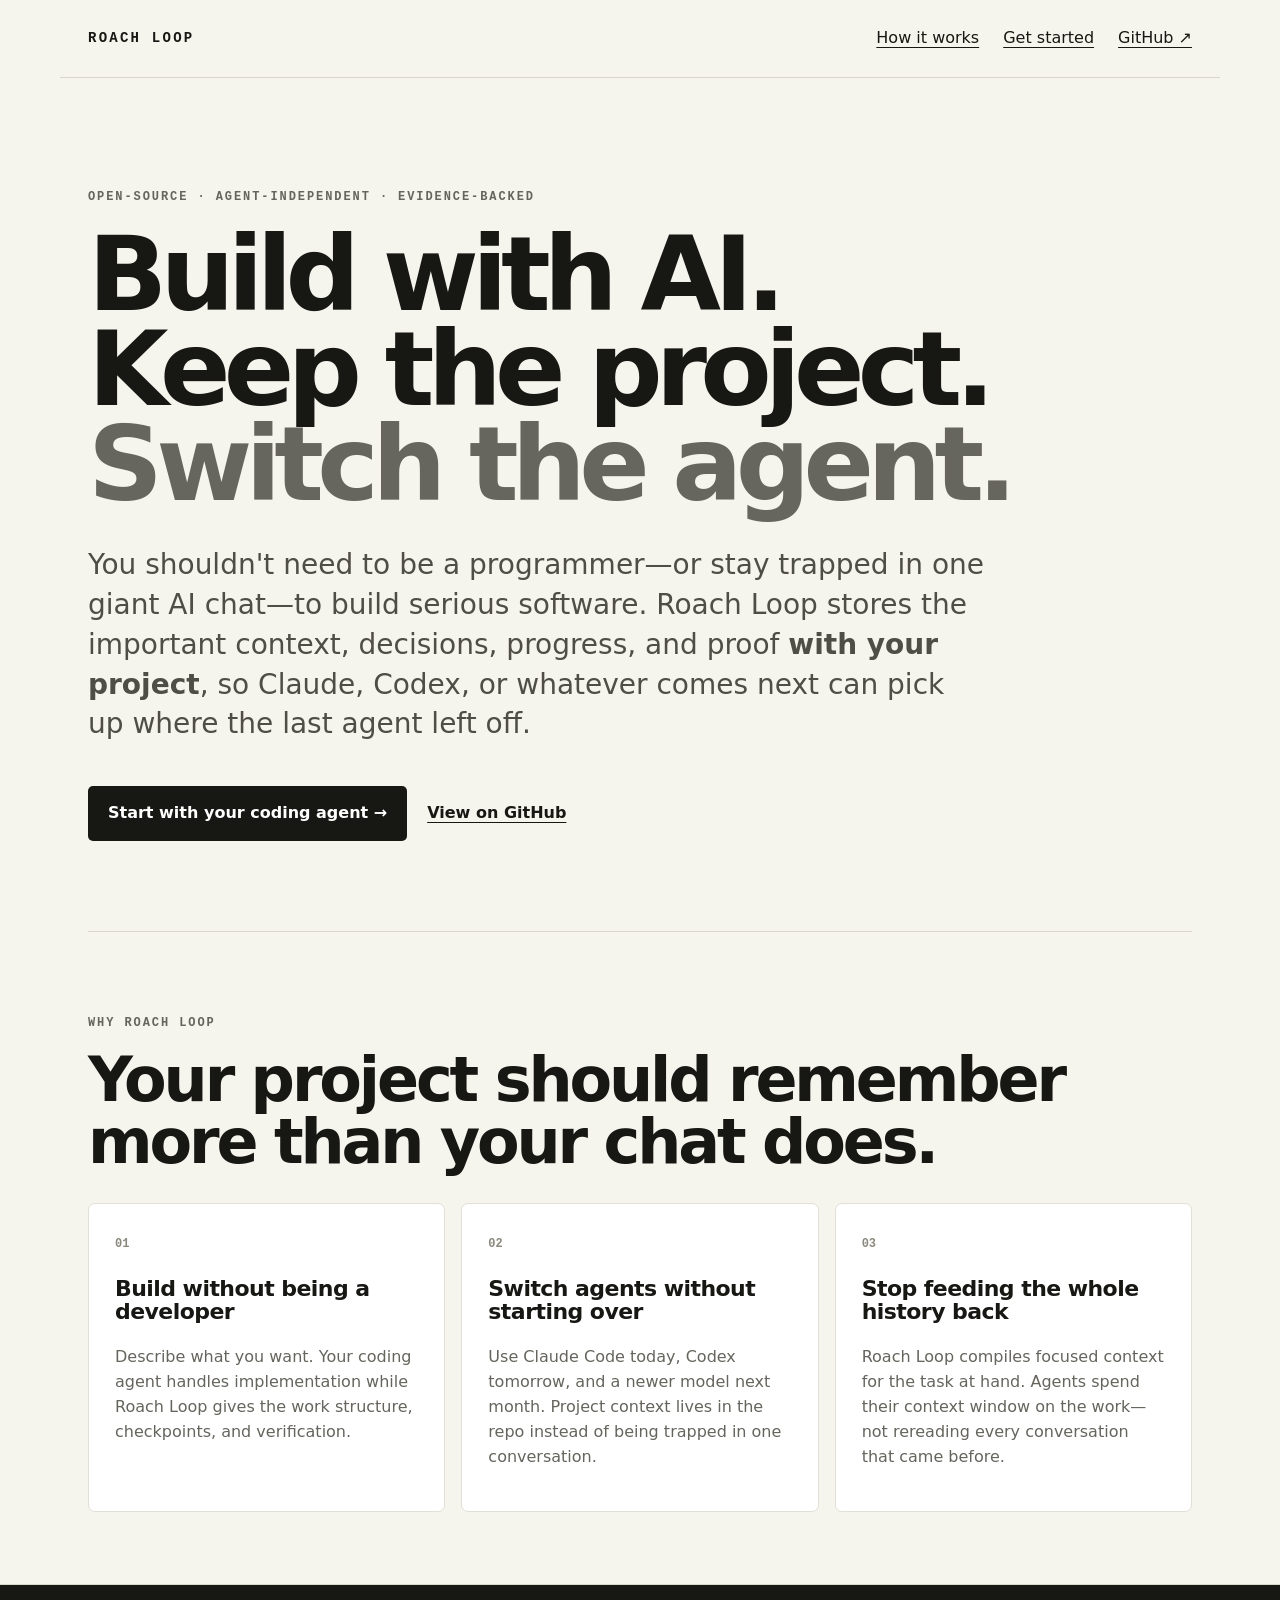
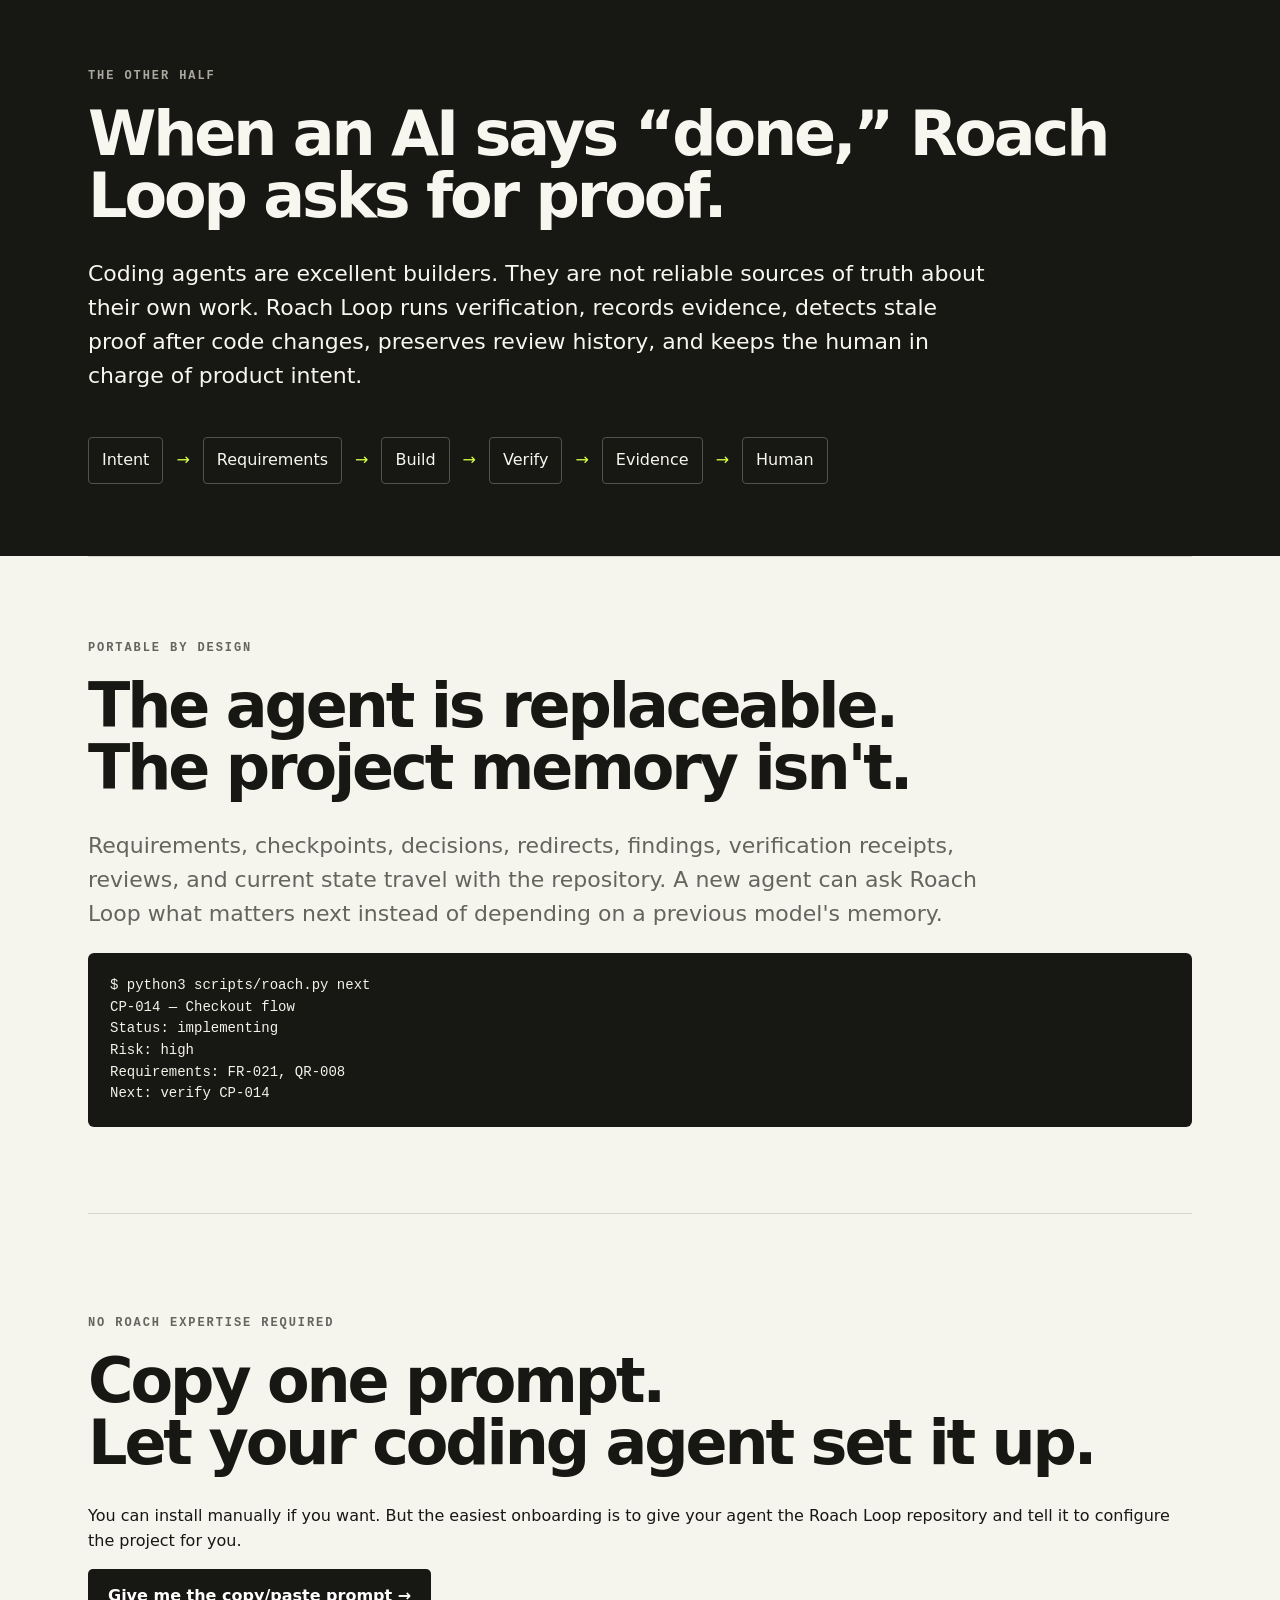
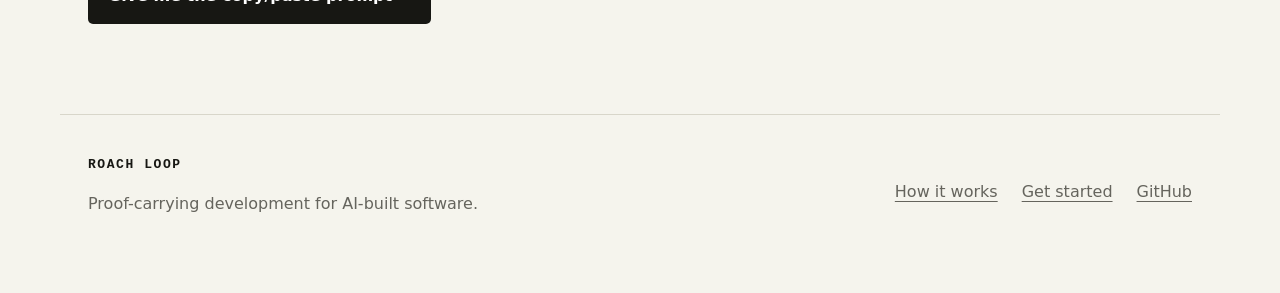
<file: site/index.html>
<!doctype html><html lang="en"><head><meta charset="utf-8"><meta name="viewport" content="width=device-width,initial-scale=1"><meta name="description" content="Roach Loop keeps AI-built software portable, persistent, and evidence-backed. Build without being a developer. Switch coding agents without starting over."><title>Roach Loop — Build with AI. Keep the project.</title><link rel="stylesheet" href="/site/style.css"></head><body>
<nav><a class="brand" href="/">ROACH LOOP</a><div><a href="/how-it-works">How it works</a><a href="/launch">Get started</a><a href="https://github.com/warmachine22/Roachloop">GitHub ↗</a></div></nav>
<main><header class="hero"><p class="eyebrow">OPEN-SOURCE · AGENT-INDEPENDENT · EVIDENCE-BACKED</p><h1>Build with AI.<br>Keep the project.<br><span>Switch the agent.</span></h1><p class="lead">You shouldn't need to be a programmer—or stay trapped in one giant AI chat—to build serious software. Roach Loop stores the important context, decisions, progress, and proof <strong>with your project</strong>, so Claude, Codex, or whatever comes next can pick up where the last agent left off.</p><div class="actions"><a class="button" href="/launch">Start with your coding agent →</a><a class="secondary" href="https://github.com/warmachine22/Roachloop">View on GitHub</a></div></header>
<section><p class="eyebrow">WHY ROACH LOOP</p><h2>Your project should remember more than your chat does.</h2><div class="grid three"><article><b>01</b><h3>Build without being a developer</h3><p>Describe what you want. Your coding agent handles implementation while Roach Loop gives the work structure, checkpoints, and verification.</p></article><article><b>02</b><h3>Switch agents without starting over</h3><p>Use Claude Code today, Codex tomorrow, and a newer model next month. Project context lives in the repo instead of being trapped in one conversation.</p></article><article><b>03</b><h3>Stop feeding the whole history back</h3><p>Roach Loop compiles focused context for the task at hand. Agents spend their context window on the work—not rereading every conversation that came before.</p></article></div></section>
<section class="dark"><p class="eyebrow">THE OTHER HALF</p><h2>When an AI says “done,” Roach Loop asks for proof.</h2><p class="big">Coding agents are excellent builders. They are not reliable sources of truth about their own work. Roach Loop runs verification, records evidence, detects stale proof after code changes, preserves review history, and keeps the human in charge of product intent.</p><div class="proofline"><span>Intent</span><i>→</i><span>Requirements</span><i>→</i><span>Build</span><i>→</i><span>Verify</span><i>→</i><span>Evidence</span><i>→</i><span>Human</span></div></section>
<section><p class="eyebrow">PORTABLE BY DESIGN</p><h2>The agent is replaceable.<br>The project memory isn't.</h2><p class="big muted">Requirements, checkpoints, decisions, redirects, findings, verification receipts, reviews, and current state travel with the repository. A new agent can ask Roach Loop what matters next instead of depending on a previous model's memory.</p><pre><code>$ python3 scripts/roach.py next
CP-014 — Checkout flow
Status: implementing
Risk: high
Requirements: FR-021, QR-008
Next: verify CP-014</code></pre></section>
<section class="cta"><p class="eyebrow">NO ROACH EXPERTISE REQUIRED</p><h2>Copy one prompt.<br>Let your coding agent set it up.</h2><p>You can install manually if you want. But the easiest onboarding is to give your agent the Roach Loop repository and tell it to configure the project for you.</p><a class="button" href="/launch">Give me the copy/paste prompt →</a></section>
</main><footer><div><b>ROACH LOOP</b><p>Proof-carrying development for AI-built software.</p></div><div><a href="/how-it-works">How it works</a><a href="/launch">Get started</a><a href="https://github.com/warmachine22/Roachloop">GitHub</a></div></footer></body></html>
</file>
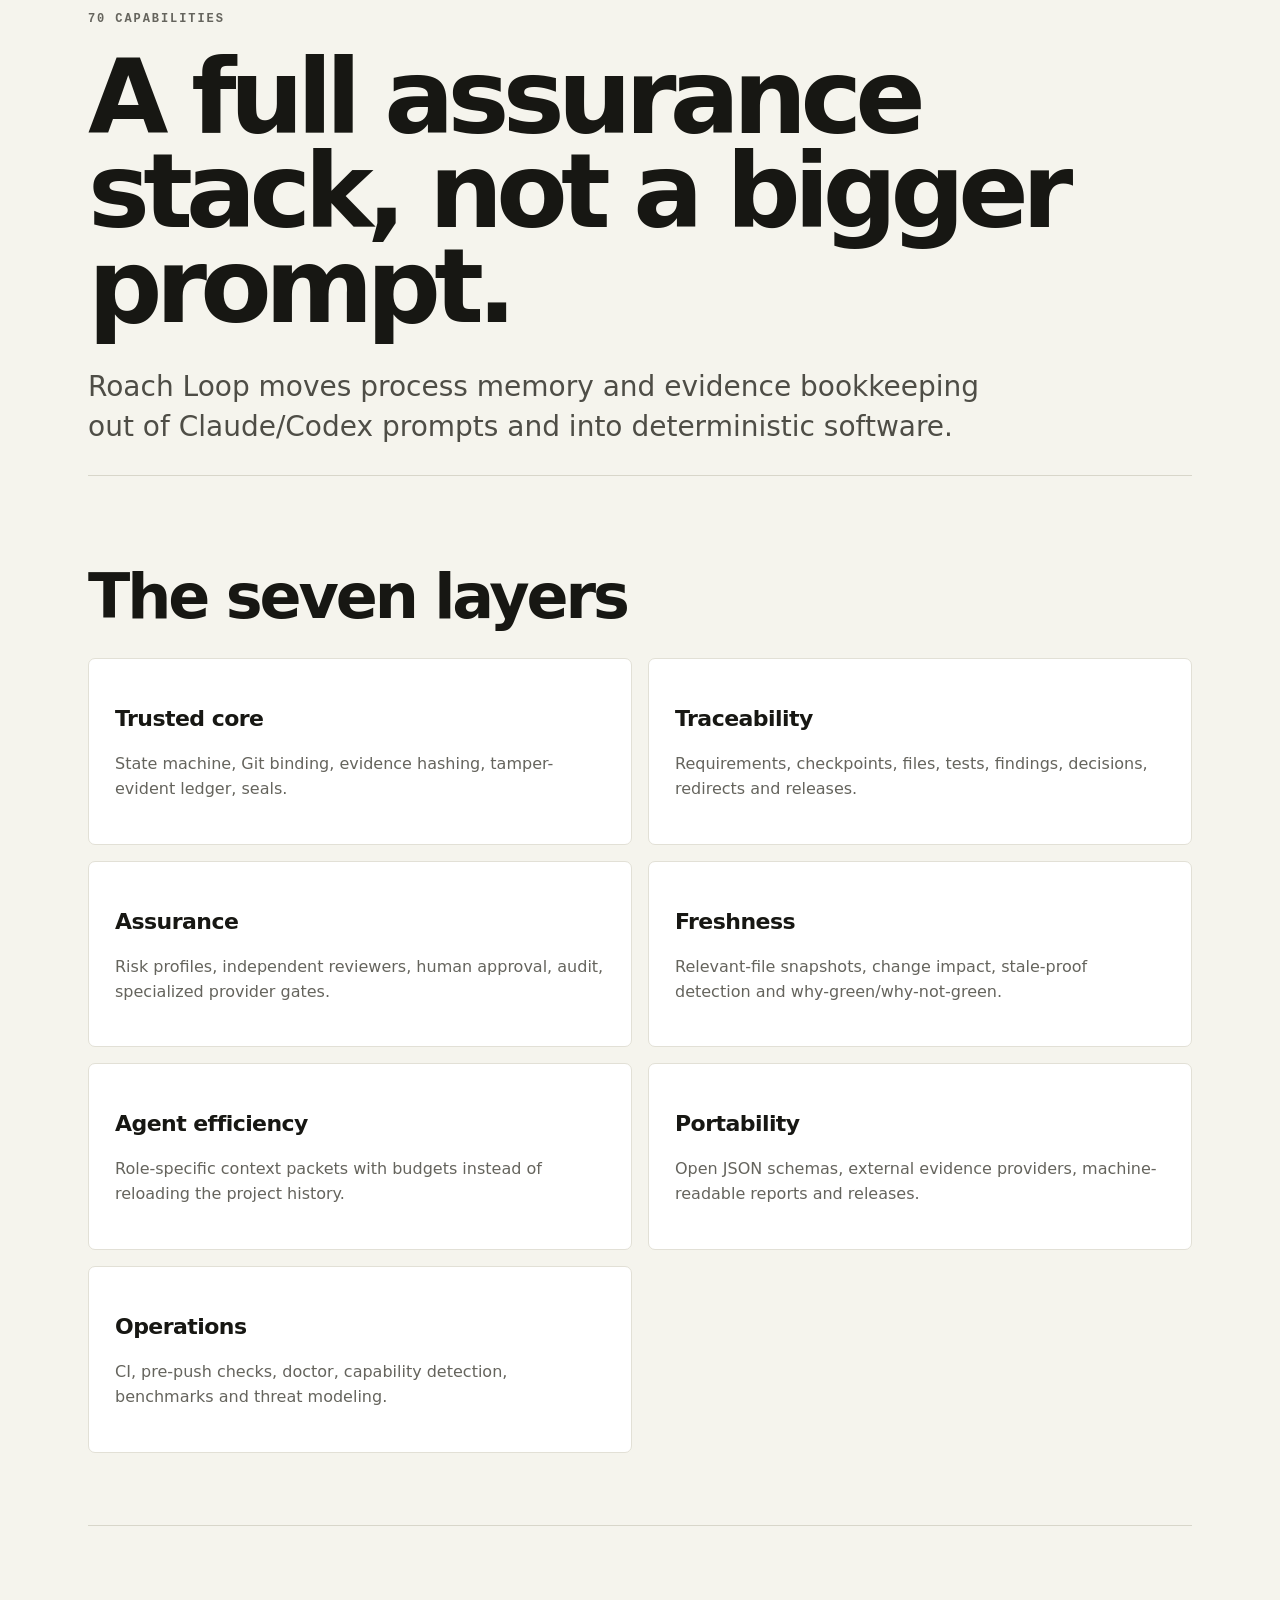
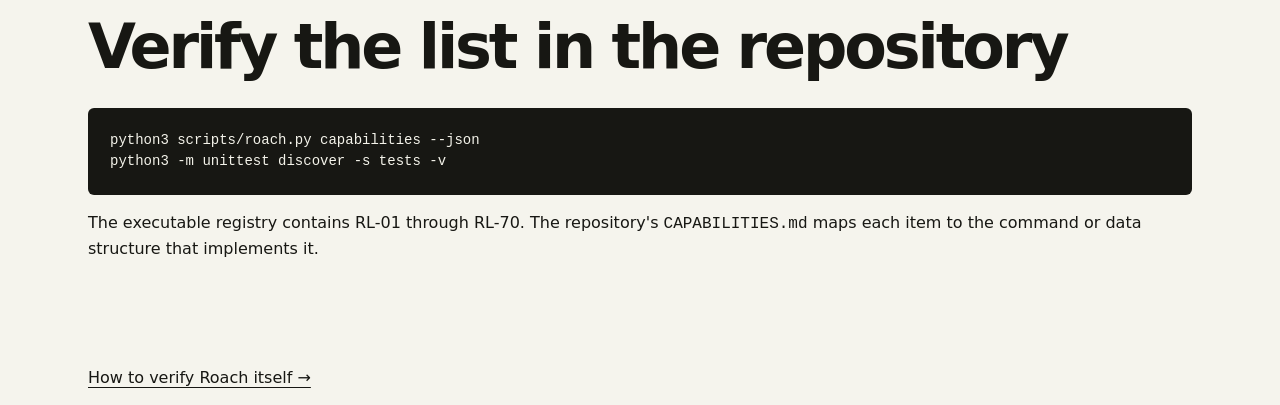
<file: site/capabilities.html>
<!doctype html><html lang="en"><head><meta charset="utf-8"><meta name="viewport" content="width=device-width,initial-scale=1"><title>Roach Loop Capabilities</title><link rel="stylesheet" href="/site/style.css"></head><body><main><p class="eyebrow">70 CAPABILITIES</p><h1>A full assurance stack, not a bigger prompt.</h1><p class="lead">Roach Loop moves process memory and evidence bookkeeping out of Claude/Codex prompts and into deterministic software.</p><section><h2>The seven layers</h2><div class="grid"><article><h3>Trusted core</h3><p>State machine, Git binding, evidence hashing, tamper-evident ledger, seals.</p></article><article><h3>Traceability</h3><p>Requirements, checkpoints, files, tests, findings, decisions, redirects and releases.</p></article><article><h3>Assurance</h3><p>Risk profiles, independent reviewers, human approval, audit, specialized provider gates.</p></article><article><h3>Freshness</h3><p>Relevant-file snapshots, change impact, stale-proof detection and why-green/why-not-green.</p></article><article><h3>Agent efficiency</h3><p>Role-specific context packets with budgets instead of reloading the project history.</p></article><article><h3>Portability</h3><p>Open JSON schemas, external evidence providers, machine-readable reports and releases.</p></article><article><h3>Operations</h3><p>CI, pre-push checks, doctor, capability detection, benchmarks and threat modeling.</p></article></div></section><section><h2>Verify the list in the repository</h2><pre><code>python3 scripts/roach.py capabilities --json
python3 -m unittest discover -s tests -v</code></pre><p>The executable registry contains RL-01 through RL-70. The repository's <code>CAPABILITIES.md</code> maps each item to the command or data structure that implements it.</p></section><p><a href="/proof">How to verify Roach itself →</a></p></main></body></html>
</file>
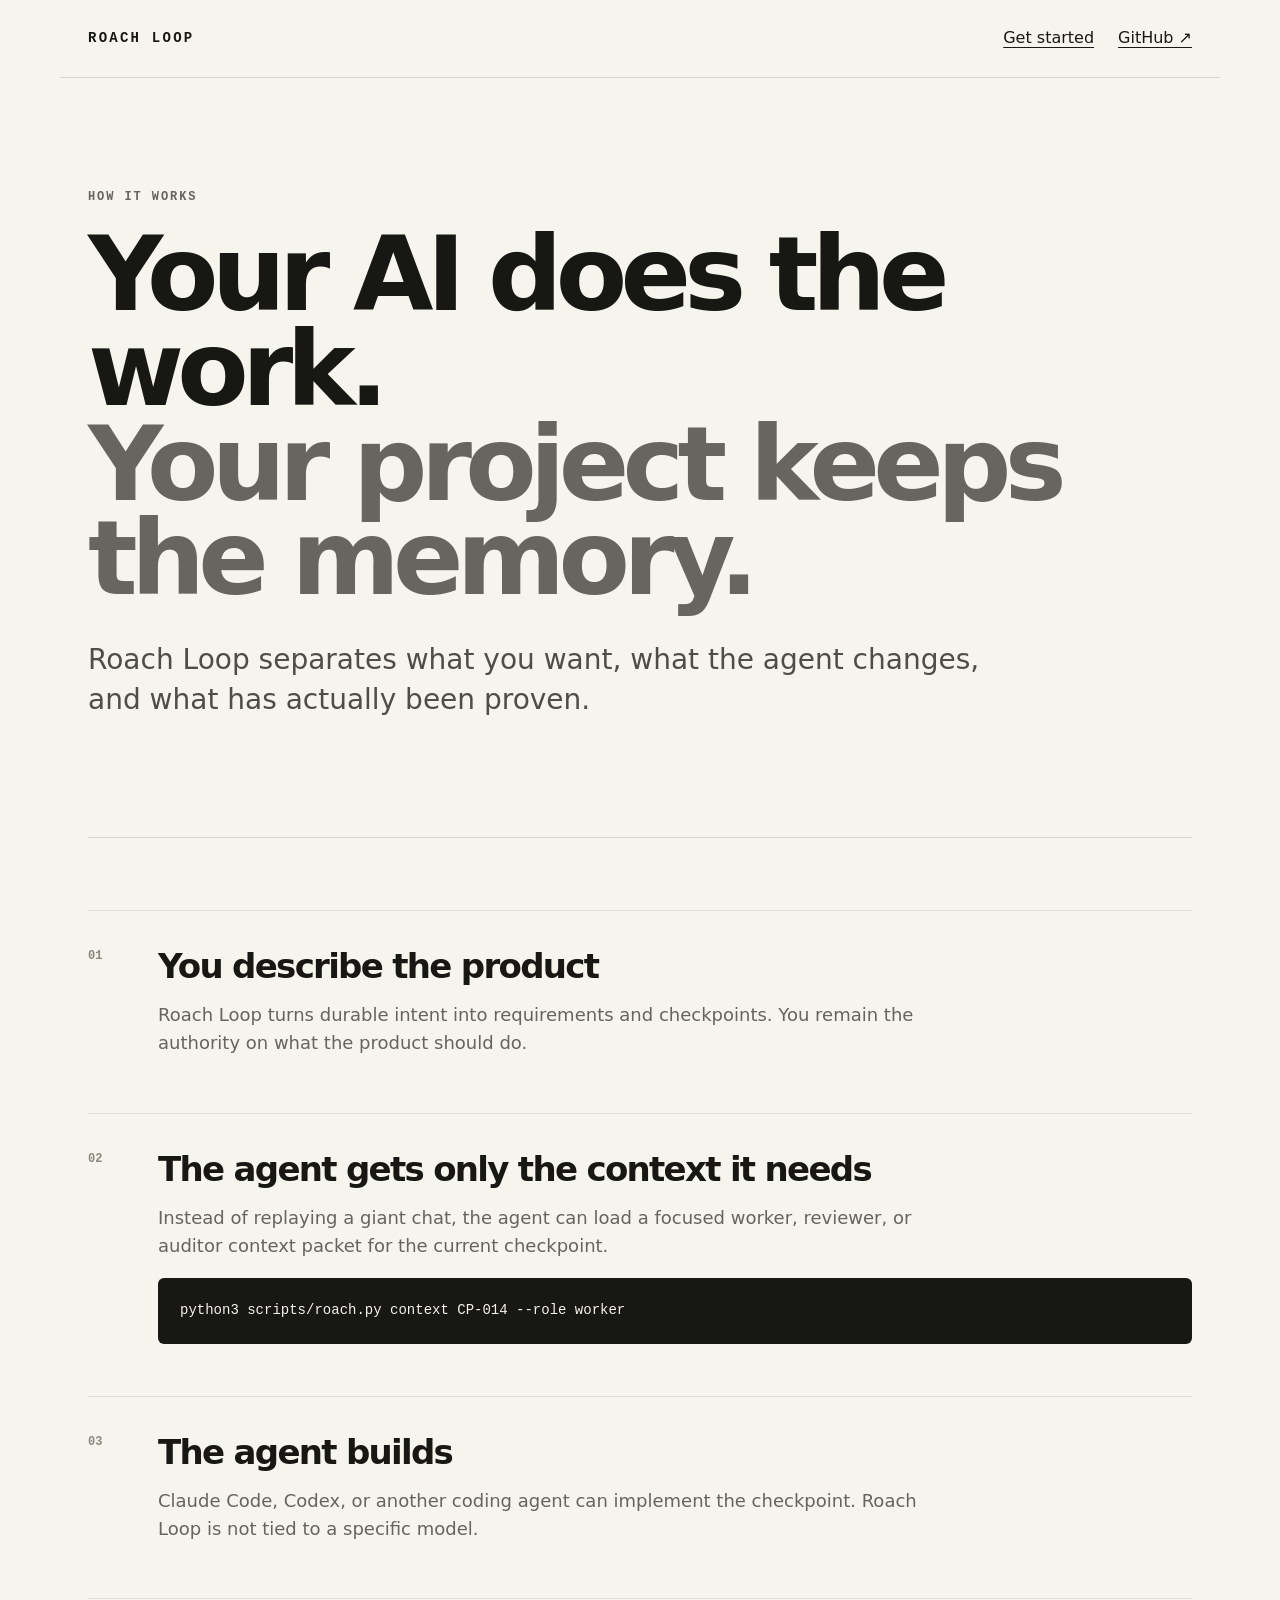
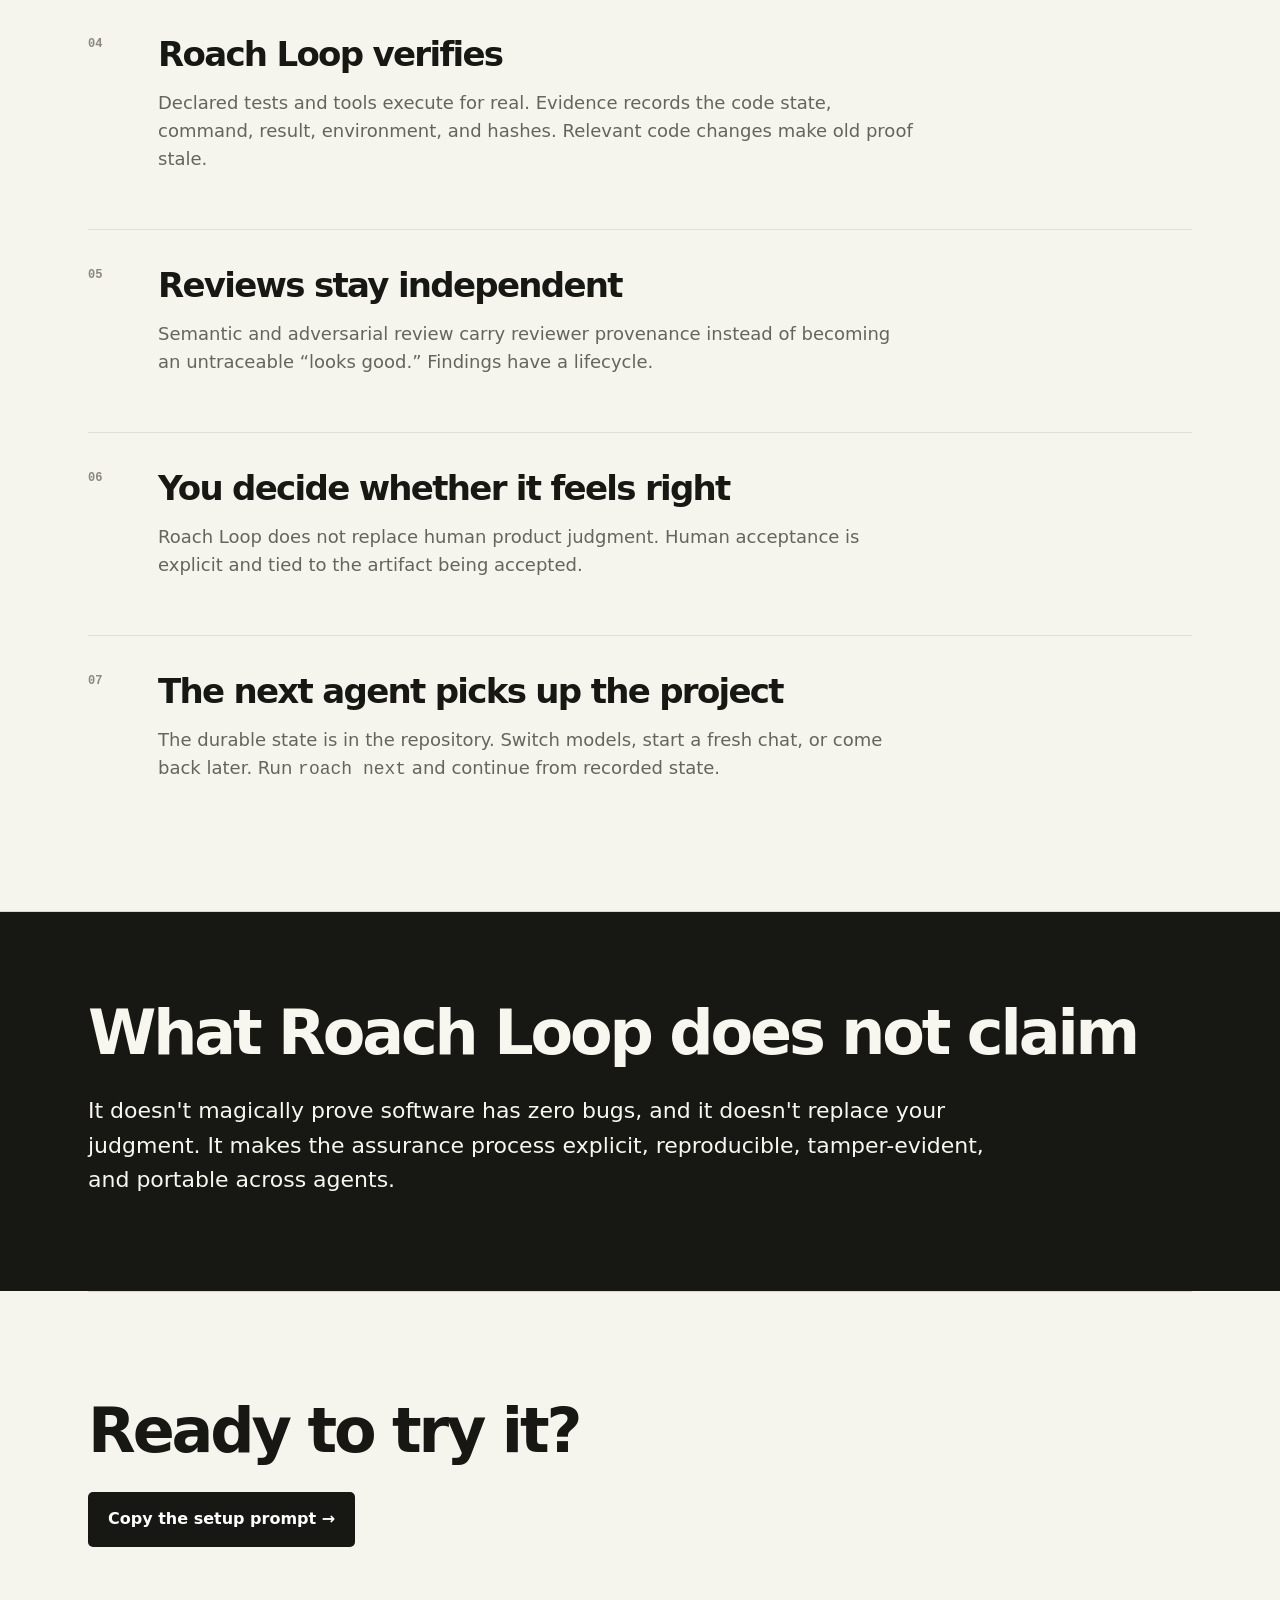
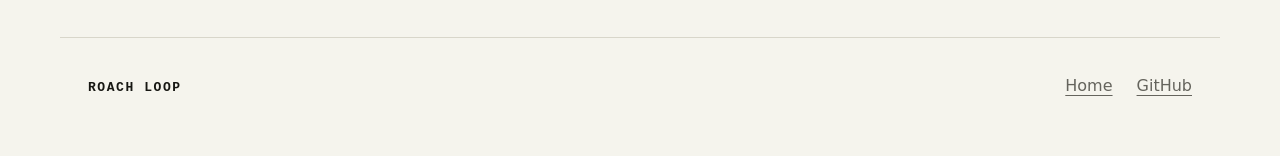
<file: site/how-it-works.html>
<!doctype html><html lang="en"><head><meta charset="utf-8"><meta name="viewport" content="width=device-width,initial-scale=1"><title>How Roach Loop works</title><link rel="stylesheet" href="/site/style.css"></head><body><nav><a class="brand" href="/">ROACH LOOP</a><div><a href="/launch">Get started</a><a href="https://github.com/warmachine22/Roachloop">GitHub ↗</a></div></nav><main><header class="pagehead"><p class="eyebrow">HOW IT WORKS</p><h1>Your AI does the work.<br><span>Your project keeps the memory.</span></h1><p class="lead">Roach Loop separates what you want, what the agent changes, and what has actually been proven.</p></header>
<section><div class="steps"><article><b>01</b><div><h2>You describe the product</h2><p>Roach Loop turns durable intent into requirements and checkpoints. You remain the authority on what the product should do.</p></div></article><article><b>02</b><div><h2>The agent gets only the context it needs</h2><p>Instead of replaying a giant chat, the agent can load a focused worker, reviewer, or auditor context packet for the current checkpoint.</p><pre><code>python3 scripts/roach.py context CP-014 --role worker</code></pre></div></article><article><b>03</b><div><h2>The agent builds</h2><p>Claude Code, Codex, or another coding agent can implement the checkpoint. Roach Loop is not tied to a specific model.</p></div></article><article><b>04</b><div><h2>Roach Loop verifies</h2><p>Declared tests and tools execute for real. Evidence records the code state, command, result, environment, and hashes. Relevant code changes make old proof stale.</p></div></article><article><b>05</b><div><h2>Reviews stay independent</h2><p>Semantic and adversarial review carry reviewer provenance instead of becoming an untraceable “looks good.” Findings have a lifecycle.</p></div></article><article><b>06</b><div><h2>You decide whether it feels right</h2><p>Roach Loop does not replace human product judgment. Human acceptance is explicit and tied to the artifact being accepted.</p></div></article><article><b>07</b><div><h2>The next agent picks up the project</h2><p>The durable state is in the repository. Switch models, start a fresh chat, or come back later. Run <code>roach next</code> and continue from recorded state.</p></div></article></div></section>
<section class="dark"><h2>What Roach Loop does not claim</h2><p class="big">It doesn't magically prove software has zero bugs, and it doesn't replace your judgment. It makes the assurance process explicit, reproducible, tamper-evident, and portable across agents.</p></section><section class="cta"><h2>Ready to try it?</h2><a class="button" href="/launch">Copy the setup prompt →</a></section></main><footer><div><b>ROACH LOOP</b></div><div><a href="/">Home</a><a href="https://github.com/warmachine22/Roachloop">GitHub</a></div></footer></body></html>
</file>
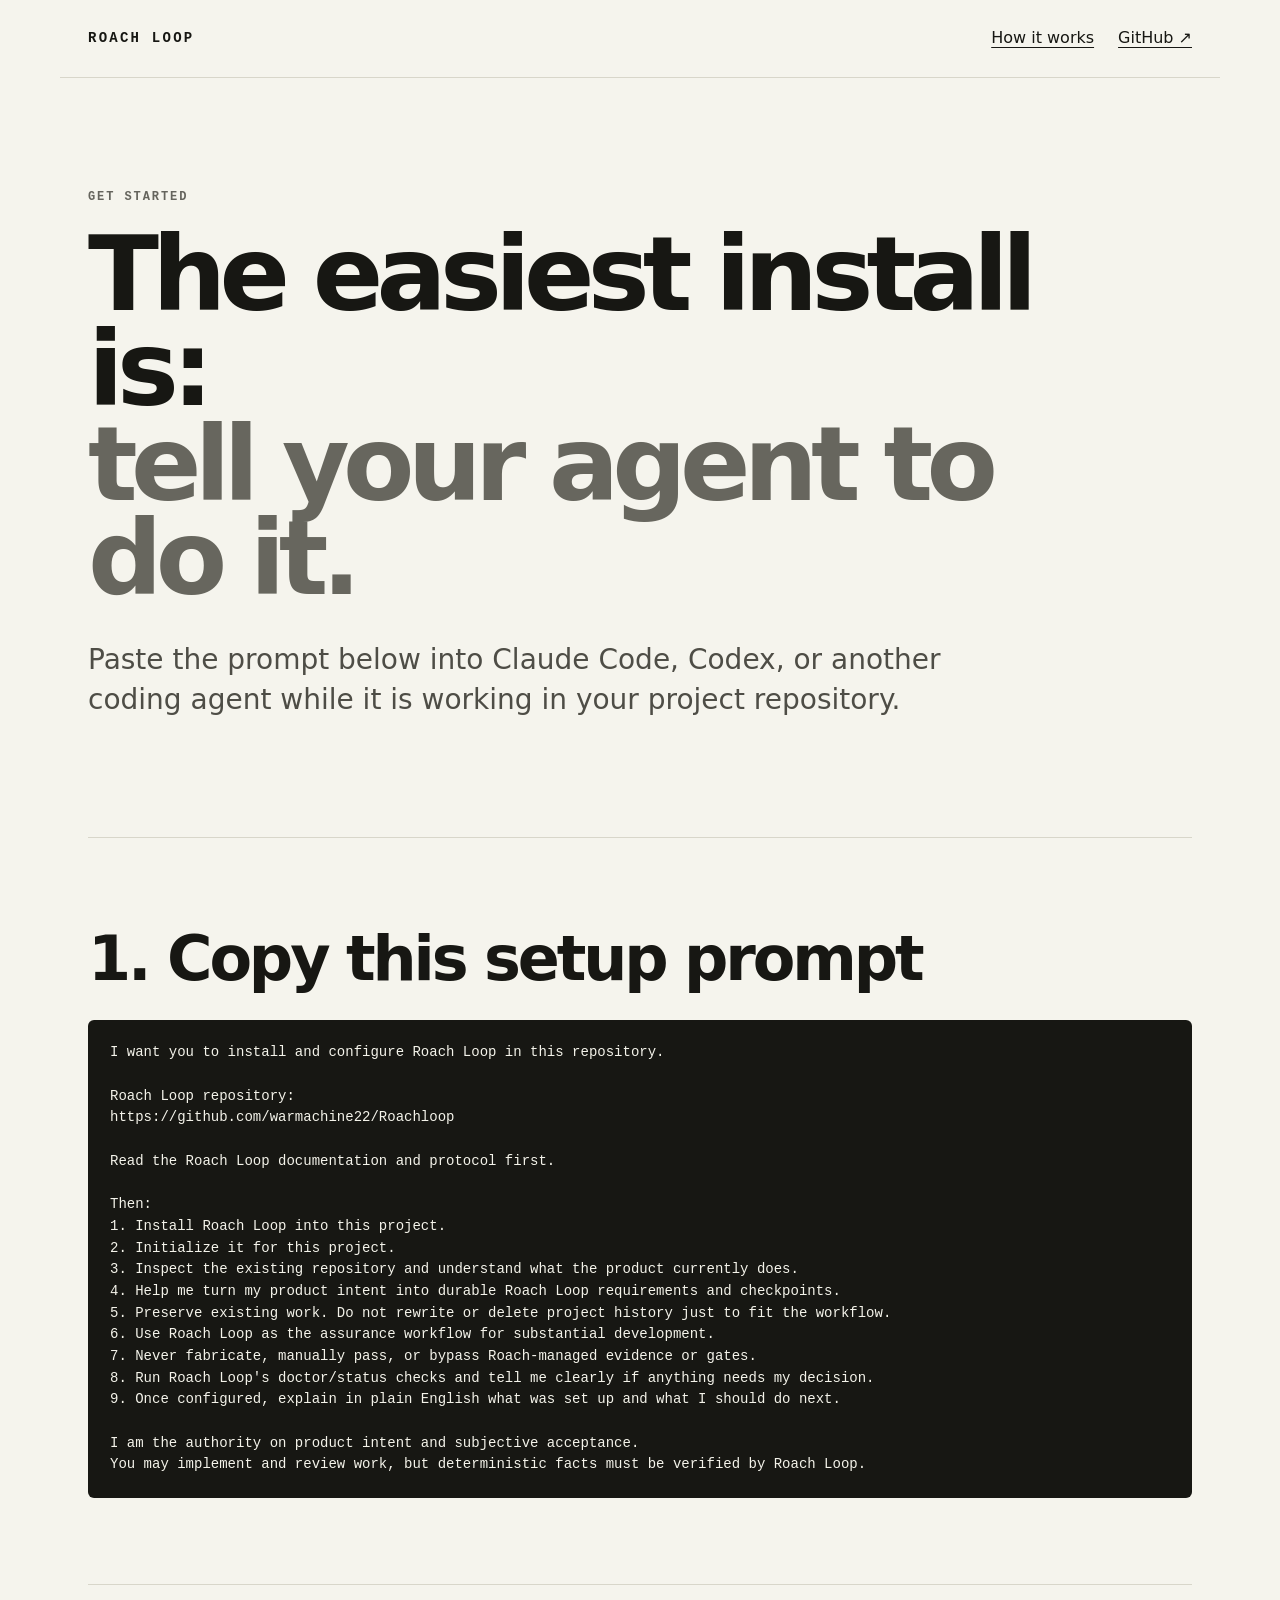
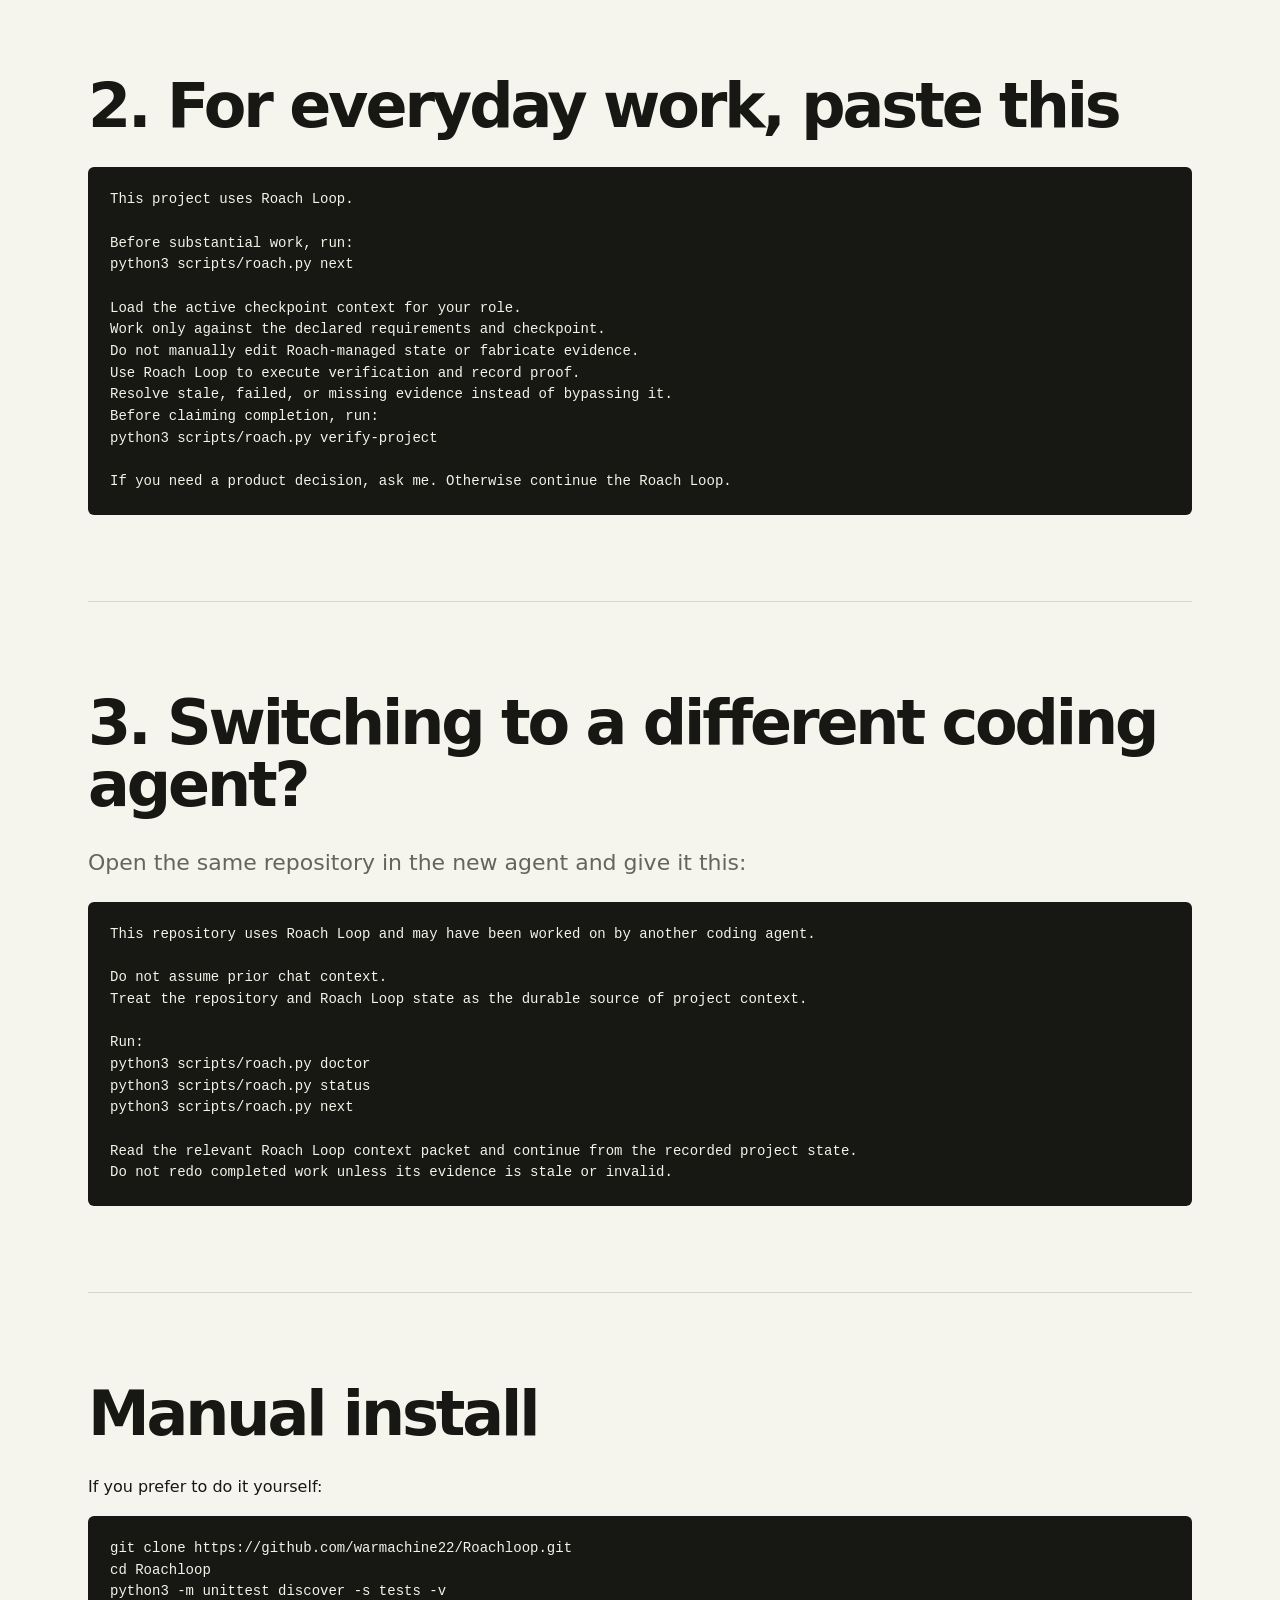
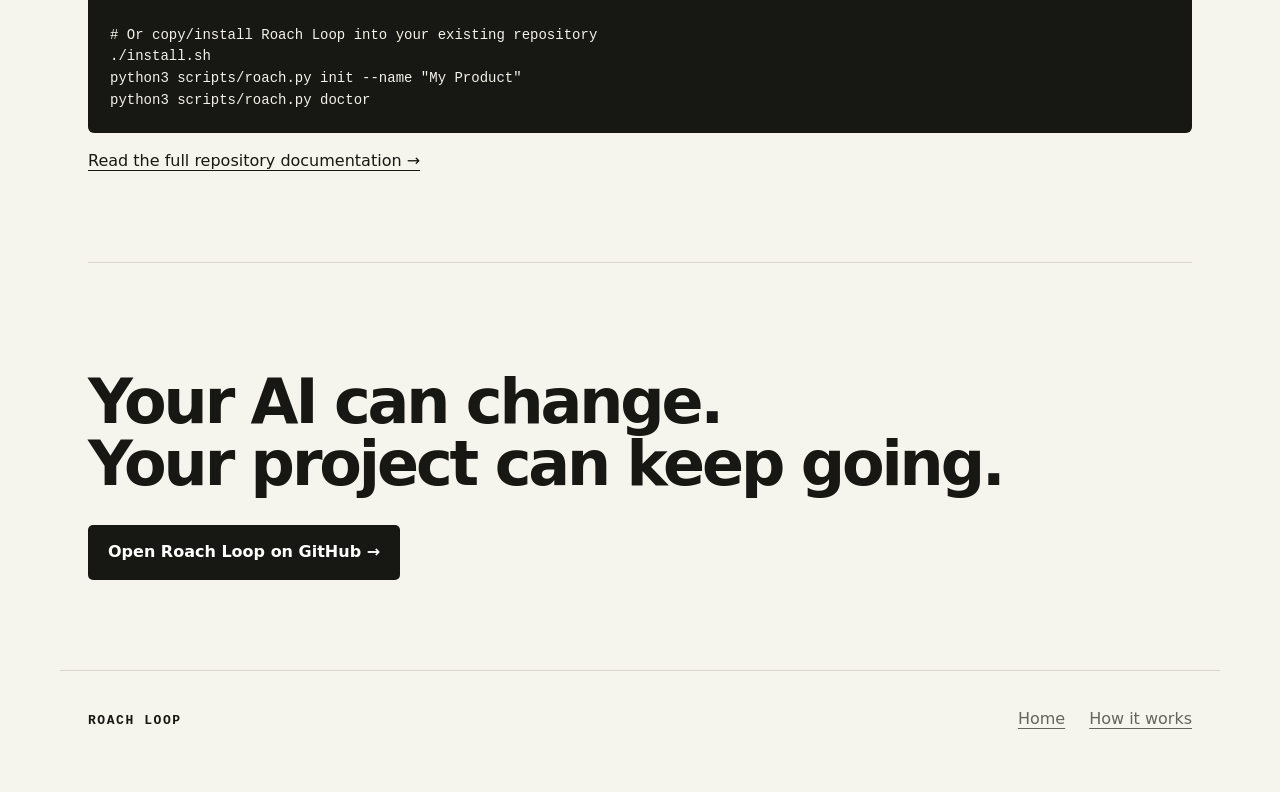
<file: site/launch.html>
<!doctype html><html lang="en"><head><meta charset="utf-8"><meta name="viewport" content="width=device-width,initial-scale=1"><title>Get started with Roach Loop</title><link rel="stylesheet" href="/site/style.css"></head><body><nav><a class="brand" href="/">ROACH LOOP</a><div><a href="/how-it-works">How it works</a><a href="https://github.com/warmachine22/Roachloop">GitHub ↗</a></div></nav><main><header class="pagehead"><p class="eyebrow">GET STARTED</p><h1>The easiest install is:<br><span>tell your agent to do it.</span></h1><p class="lead">Paste the prompt below into Claude Code, Codex, or another coding agent while it is working in your project repository.</p></header>
<section><h2>1. Copy this setup prompt</h2><div class="prompt"><pre><code>I want you to install and configure Roach Loop in this repository.

Roach Loop repository:
https://github.com/warmachine22/Roachloop

Read the Roach Loop documentation and protocol first.

Then:
1. Install Roach Loop into this project.
2. Initialize it for this project.
3. Inspect the existing repository and understand what the product currently does.
4. Help me turn my product intent into durable Roach Loop requirements and checkpoints.
5. Preserve existing work. Do not rewrite or delete project history just to fit the workflow.
6. Use Roach Loop as the assurance workflow for substantial development.
7. Never fabricate, manually pass, or bypass Roach-managed evidence or gates.
8. Run Roach Loop's doctor/status checks and tell me clearly if anything needs my decision.
9. Once configured, explain in plain English what was set up and what I should do next.

I am the authority on product intent and subjective acceptance.
You may implement and review work, but deterministic facts must be verified by Roach Loop.</code></pre></div></section>
<section><h2>2. For everyday work, paste this</h2><div class="prompt"><pre><code>This project uses Roach Loop.

Before substantial work, run:
python3 scripts/roach.py next

Load the active checkpoint context for your role.
Work only against the declared requirements and checkpoint.
Do not manually edit Roach-managed state or fabricate evidence.
Use Roach Loop to execute verification and record proof.
Resolve stale, failed, or missing evidence instead of bypassing it.
Before claiming completion, run:
python3 scripts/roach.py verify-project

If you need a product decision, ask me. Otherwise continue the Roach Loop.</code></pre></div></section>
<section><h2>3. Switching to a different coding agent?</h2><p class="big muted">Open the same repository in the new agent and give it this:</p><div class="prompt"><pre><code>This repository uses Roach Loop and may have been worked on by another coding agent.

Do not assume prior chat context.
Treat the repository and Roach Loop state as the durable source of project context.

Run:
python3 scripts/roach.py doctor
python3 scripts/roach.py status
python3 scripts/roach.py next

Read the relevant Roach Loop context packet and continue from the recorded project state.
Do not redo completed work unless its evidence is stale or invalid.</code></pre></div></section>
<section><h2>Manual install</h2><p>If you prefer to do it yourself:</p><pre><code>git clone https://github.com/warmachine22/Roachloop.git
cd Roachloop
python3 -m unittest discover -s tests -v

# Or copy/install Roach Loop into your existing repository
./install.sh
python3 scripts/roach.py init --name "My Product"
python3 scripts/roach.py doctor</code></pre><p><a href="https://github.com/warmachine22/Roachloop">Read the full repository documentation →</a></p></section>
<section class="cta"><h2>Your AI can change.<br>Your project can keep going.</h2><a class="button" href="https://github.com/warmachine22/Roachloop">Open Roach Loop on GitHub →</a></section></main><footer><div><b>ROACH LOOP</b></div><div><a href="/">Home</a><a href="/how-it-works">How it works</a></div></footer></body></html>
</file>
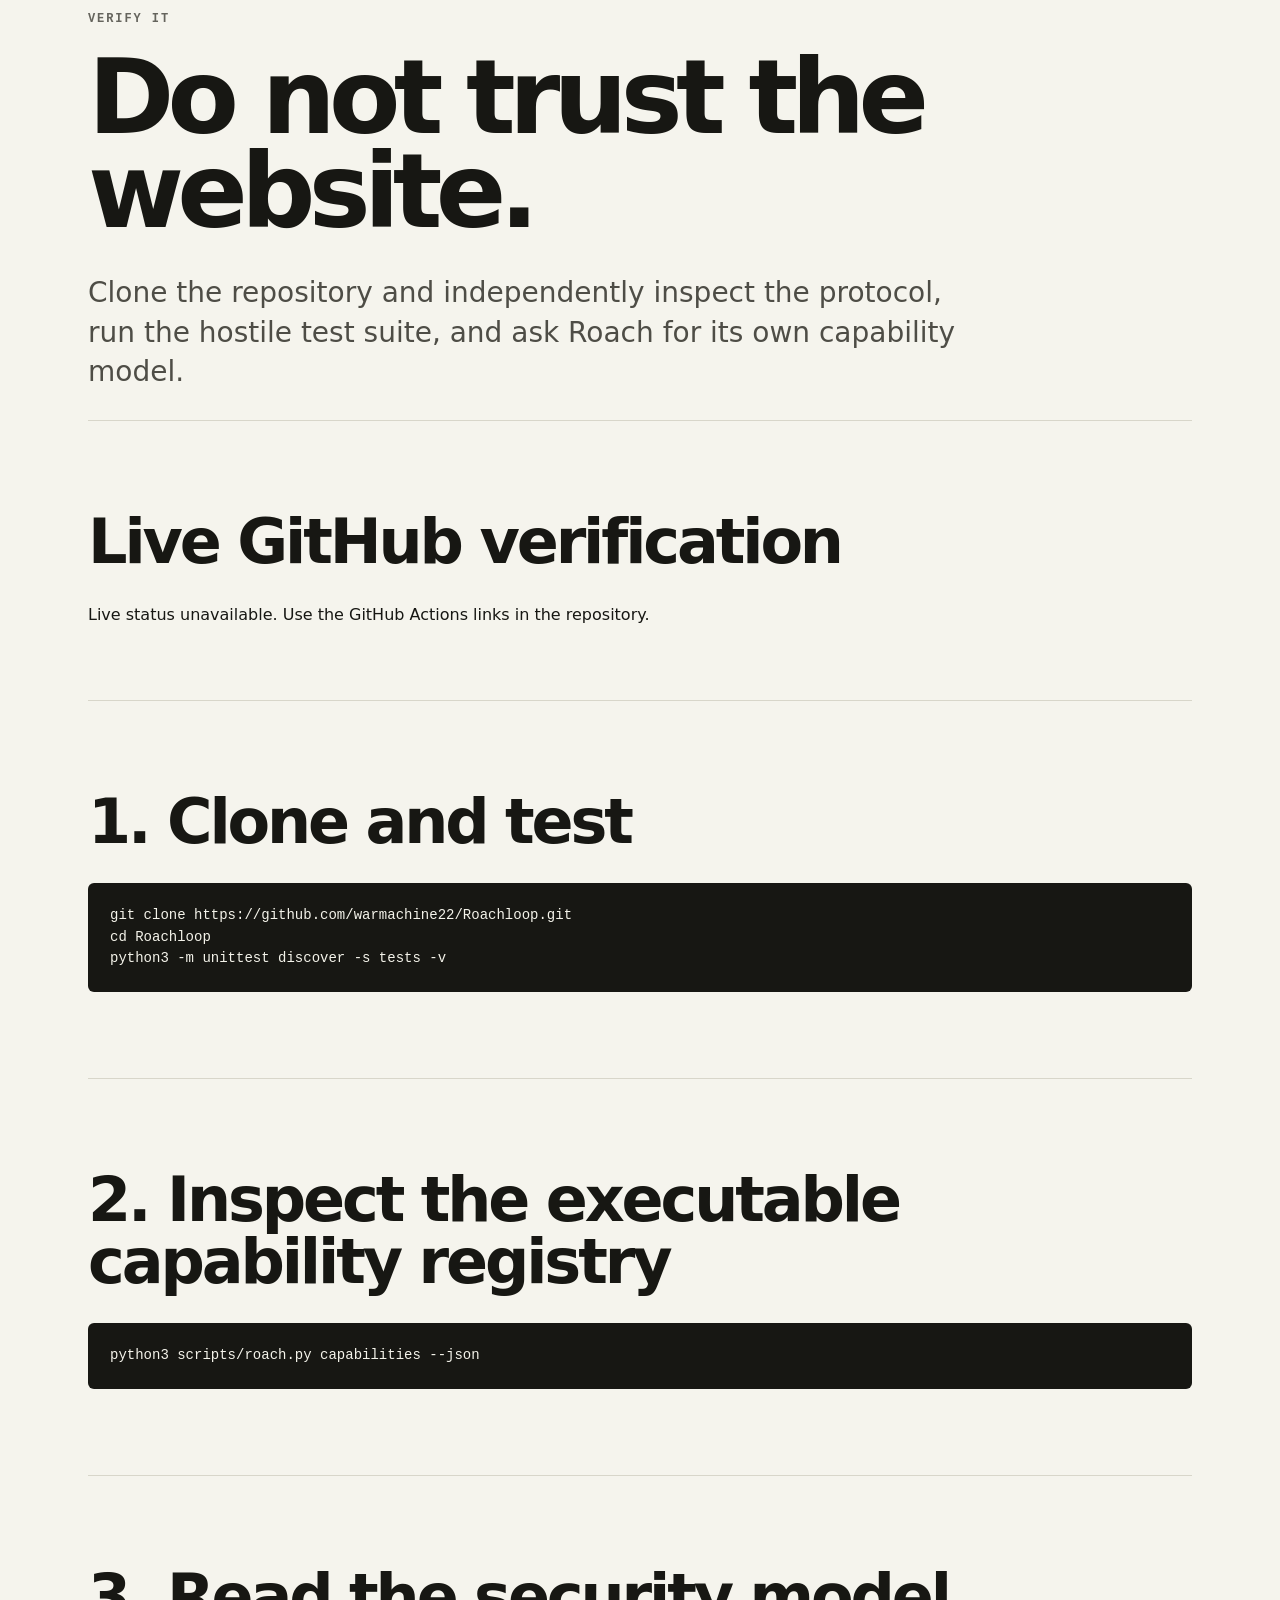
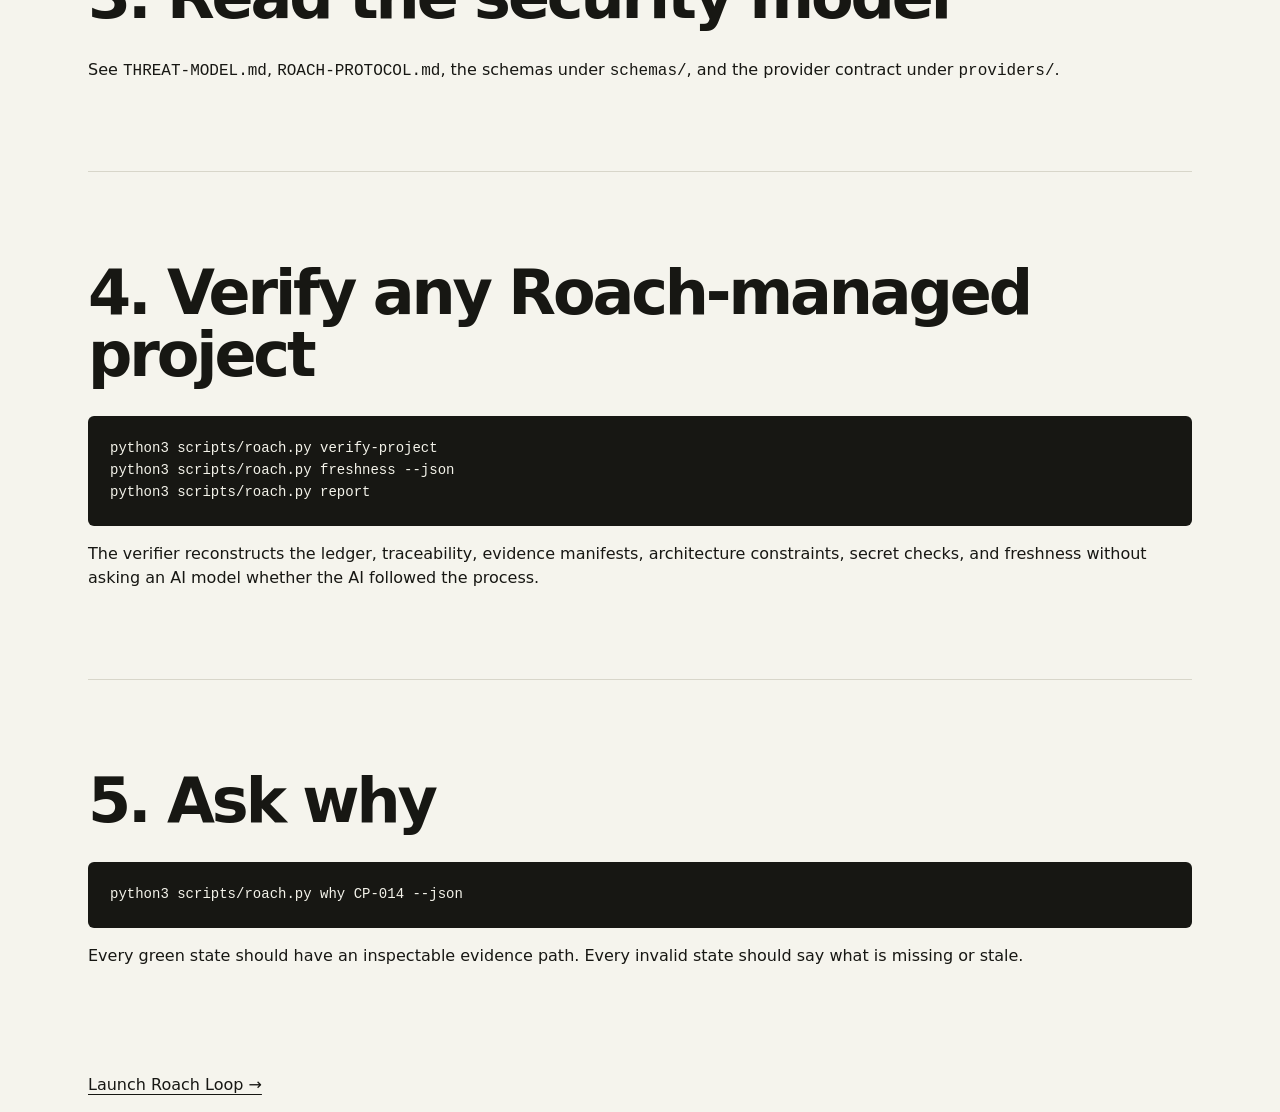
<file: site/proof.html>
<!doctype html><html lang="en"><head><meta charset="utf-8"><meta name="viewport" content="width=device-width,initial-scale=1"><title>Verify Roach Loop</title><link rel="stylesheet" href="/site/style.css"></head><body><main><p class="eyebrow">VERIFY IT</p><h1>Do not trust the website.</h1><p class="lead">Clone the repository and independently inspect the protocol, run the hostile test suite, and ask Roach for its own capability model.</p><section><h2>Live GitHub verification</h2><div id="live-proof"><p>Loading public workflow status…</p></div></section><section><h2>1. Clone and test</h2><pre><code>git clone https://github.com/warmachine22/Roachloop.git
cd Roachloop
python3 -m unittest discover -s tests -v</code></pre></section><section><h2>2. Inspect the executable capability registry</h2><pre><code>python3 scripts/roach.py capabilities --json</code></pre></section><section><h2>3. Read the security model</h2><p>See <code>THREAT-MODEL.md</code>, <code>ROACH-PROTOCOL.md</code>, the schemas under <code>schemas/</code>, and the provider contract under <code>providers/</code>.</p></section><section><h2>4. Verify any Roach-managed project</h2><pre><code>python3 scripts/roach.py verify-project
python3 scripts/roach.py freshness --json
python3 scripts/roach.py report</code></pre><p>The verifier reconstructs the ledger, traceability, evidence manifests, architecture constraints, secret checks, and freshness without asking an AI model whether the AI followed the process.</p></section><section><h2>5. Ask why</h2><pre><code>python3 scripts/roach.py why CP-014 --json</code></pre><p>Every green state should have an inspectable evidence path. Every invalid state should say what is missing or stale.</p></section><p><a href="/launch">Launch Roach Loop →</a></p><script>
(async function(){
 const box=document.getElementById('live-proof');
 try{
  const [core,dog]=await Promise.all([
   fetch('https://api.github.com/repos/warmachine22/Roachloop/actions/workflows/roach.yml/runs?per_page=1').then(r=>r.json()),
   fetch('https://api.github.com/repos/warmachine22/Roachloop/actions/workflows/self-dogfood.yml/runs?per_page=1').then(r=>r.json())
  ]);
  const a=core.workflow_runs&&core.workflow_runs[0], b=dog.workflow_runs&&dog.workflow_runs[0];
  box.innerHTML='<p><strong>Core CI:</strong> '+(a?a.status+' / '+(a.conclusion||'running'):'unavailable')+
   '<br><strong>Self-dogfood:</strong> '+(b?b.status+' / '+(b.conclusion||'running'):'unavailable')+
   '</p><p class="small">This display comes from GitHub’s public Actions API. Verify the underlying runs in GitHub rather than trusting this rendering.</p>';
 }catch(e){box.textContent='Live status unavailable. Use the GitHub Actions links in the repository.'}
})();
</script></main></body></html>
</file>
<file: site/style.css>
:root{font-family:Inter,ui-sans-serif,system-ui,-apple-system,BlinkMacSystemFont,"Segoe UI",sans-serif;color:#171713;background:#f5f4ed;line-height:1.55;--ink:#171713;--muted:#65645d;--line:#d8d6ca;--acid:#d7ff45}*{box-sizing:border-box}body{margin:0}a{color:inherit;text-underline-offset:4px}nav{max-width:1160px;margin:auto;padding:26px 28px;display:flex;justify-content:space-between;align-items:center;border-bottom:1px solid var(--line)}nav div,footer div:last-child{display:flex;gap:24px;align-items:center}.brand{font:900 14px/1 ui-monospace,monospace;letter-spacing:.16em;text-decoration:none}main{max-width:1160px;margin:auto;padding:0 28px}.hero,.pagehead{padding:100px 0 90px;max-width:1040px}.eyebrow{font:800 12px/1.3 ui-monospace,monospace;letter-spacing:.16em;color:var(--muted);text-transform:uppercase}h1{font-size:clamp(52px,8.2vw,104px);line-height:.91;letter-spacing:-.065em;margin:22px 0 34px}h1 span{color:#67665e}h2{font-size:clamp(34px,5vw,62px);line-height:1;letter-spacing:-.05em;margin:18px 0 30px}h3{font-size:22px;line-height:1.05;letter-spacing:-.025em}.lead{font-size:clamp(20px,2.3vw,28px);line-height:1.42;color:#4e4d46;max-width:900px}.big{font-size:22px;max-width:900px}.muted,article p{color:var(--muted)}.actions{display:flex;gap:20px;align-items:center;margin-top:42px;flex-wrap:wrap}.button{display:inline-block;background:var(--ink);color:#fff;padding:15px 20px;border-radius:5px;text-decoration:none;font-weight:750}.secondary{font-weight:700}section{border-top:1px solid var(--line);padding:72px 0}.grid{display:grid;grid-template-columns:repeat(2,1fr);gap:16px}.grid.three{grid-template-columns:repeat(3,1fr)}article{background:#fff;border:1px solid #e2e0d6;padding:26px;border-radius:7px}article>b,.steps>article>b{font:800 12px ui-monospace,monospace;color:#8b897e}.dark{background:var(--ink);color:#f7f6ef;margin-left:calc(50% - 50vw);margin-right:calc(50% - 50vw);padding-left:max(28px,calc((100vw - 1104px)/2));padding-right:max(28px,calc((100vw - 1104px)/2))}.dark .eyebrow,.dark .muted{color:#aaa99f}.proofline{display:flex;gap:13px;align-items:center;flex-wrap:wrap;margin-top:44px}.proofline span{border:1px solid #53534d;padding:10px 13px;border-radius:4px}.proofline i{font-style:normal;color:var(--acid)}pre{overflow:auto;background:#171713;color:#f4f3ea;padding:22px;border-radius:6px;font-size:14px;line-height:1.55}code{font-family:ui-monospace,SFMono-Regular,Menlo,monospace}.cta{text-align:left;padding:90px 0}.prompt pre{white-space:pre-wrap}.steps{display:grid;gap:0}.steps>article{display:grid;grid-template-columns:70px 1fr;border-radius:0;border-width:1px 0 0;background:transparent;padding:38px 0}.steps h2{font-size:34px;margin:0 0 12px}.steps p{font-size:18px;max-width:760px}footer{max-width:1160px;margin:0 auto;border-top:1px solid var(--line);padding:36px 28px 60px;display:flex;justify-content:space-between;color:var(--muted)}footer b{color:var(--ink);font:900 13px ui-monospace,monospace;letter-spacing:.12em}@media(max-width:760px){nav div{gap:12px;font-size:13px}.hero,.pagehead{padding:65px 0}.grid.three,.grid{grid-template-columns:1fr}.proofline i{display:none}.steps>article{grid-template-columns:42px 1fr}footer{display:block}footer div:last-child{margin-top:22px;flex-wrap:wrap}h1{font-size:52px}}
</file>
